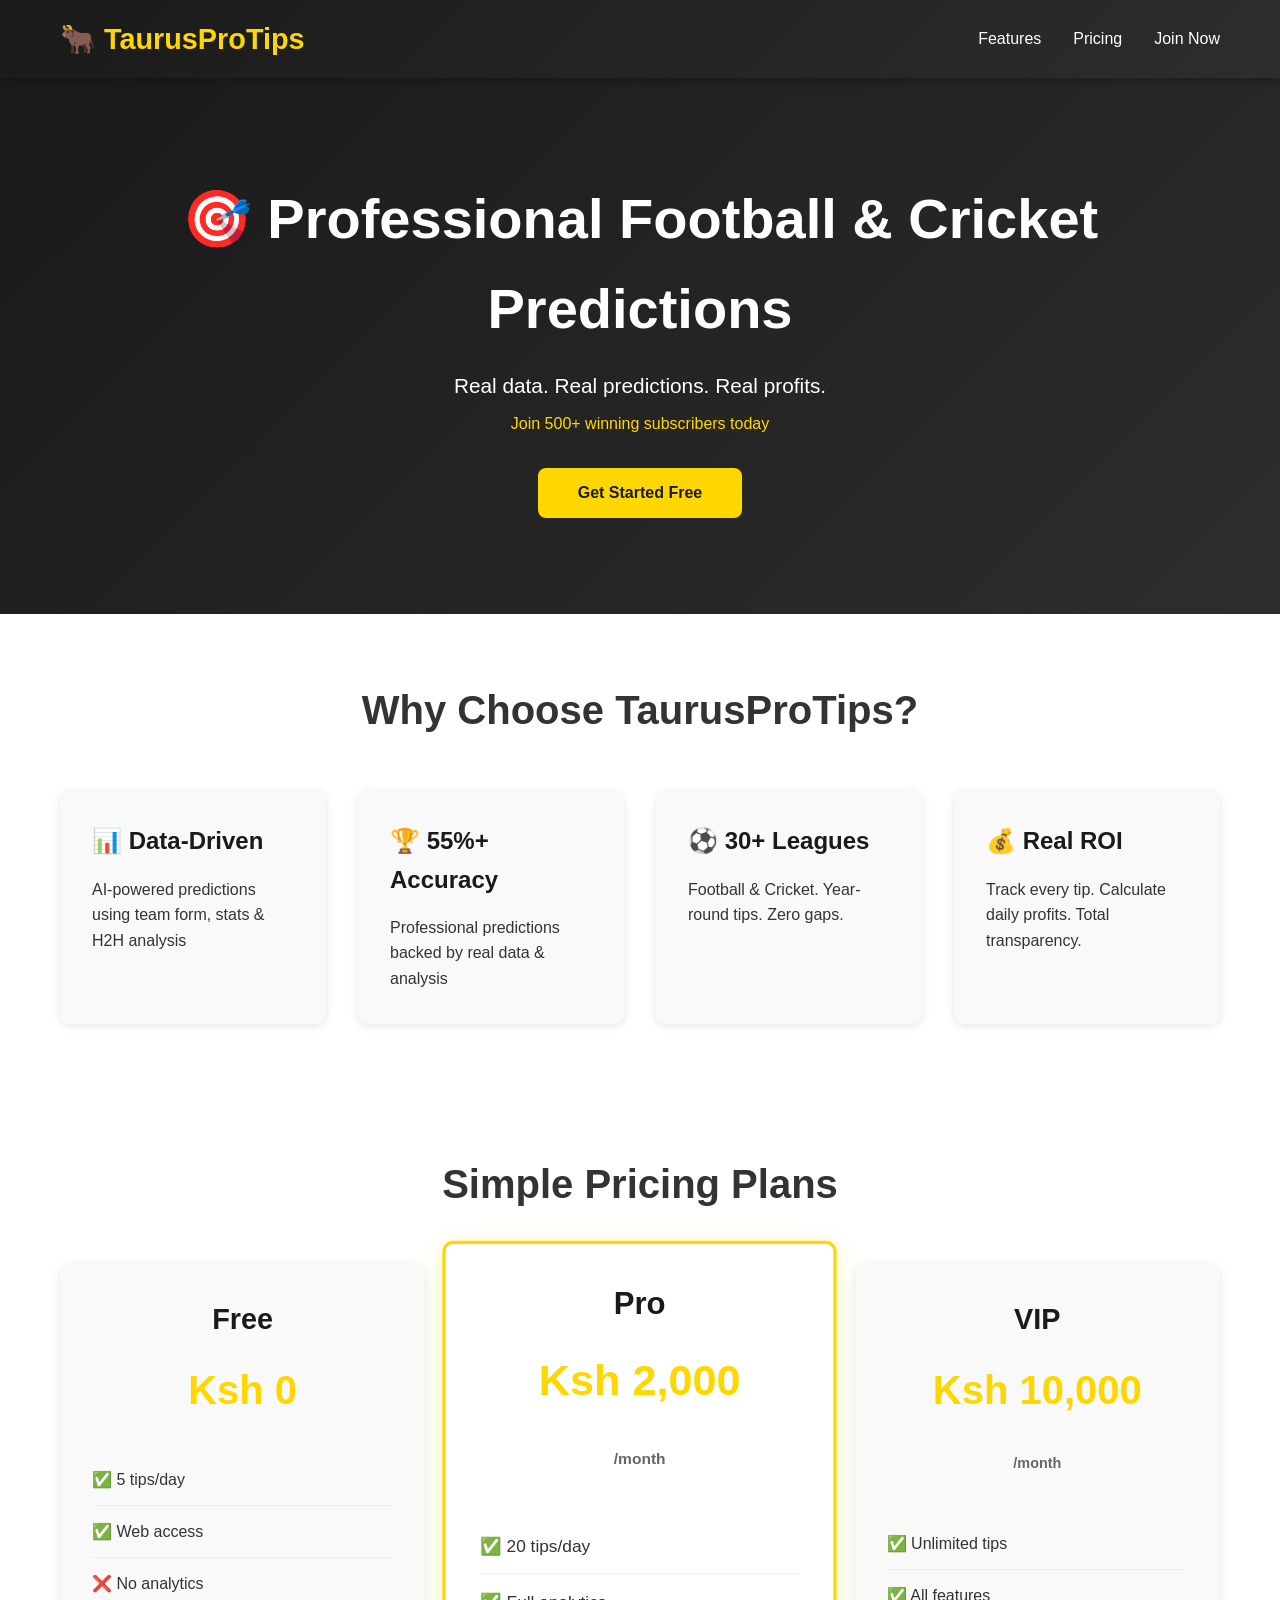
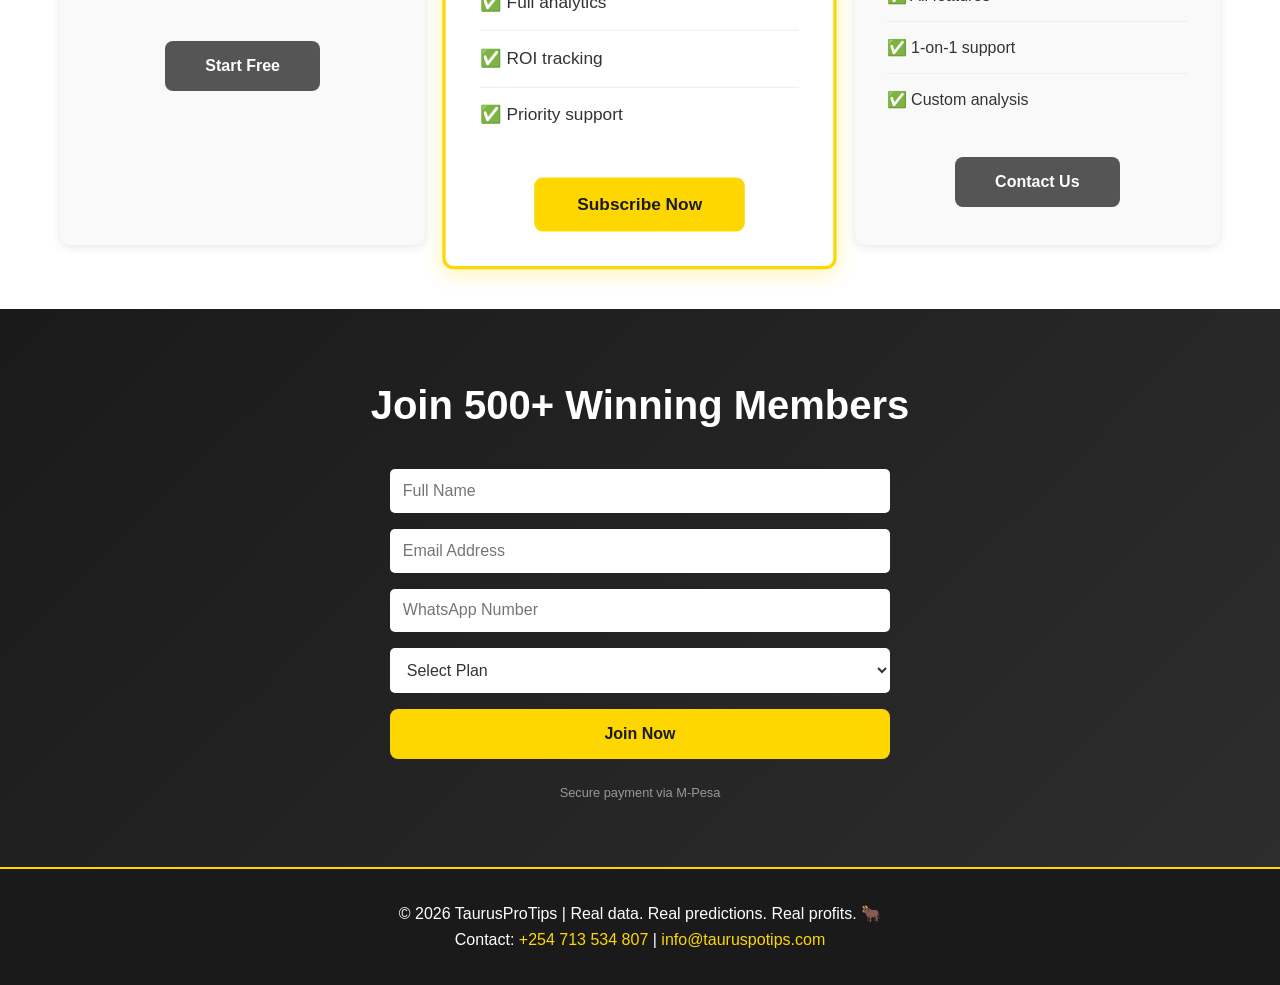
<file: index.html>
<!DOCTYPE html>
<html lang="en">
<head>
    <meta charset="UTF-8">
    <meta name="viewport" content="width=device-width, initial-scale=1.0">
    <title>TaurusProTips - Professional Betting Tips</title>
    <link rel="stylesheet" href="style.css">
</head>
<body>
    <nav class="navbar">
        <div class="container">
            <div class="logo">🐂 TaurusProTips</div>
            <ul class="nav-links">
                <li><a href="#features">Features</a></li>
                <li><a href="#pricing">Pricing</a></li>
                <li><a href="#signup">Join Now</a></li>
            </ul>
        </div>
    </nav>

    <section class="hero">
        <div class="container">
            <h1>🎯 Professional Football & Cricket Predictions</h1>
            <p>Real data. Real predictions. Real profits.</p>
            <p class="subtitle">Join 500+ winning subscribers today</p>
            <button class="btn-primary" onclick="scrollToSignup()">Get Started Free</button>
        </div>
    </section>

    <section id="features" class="features">
        <div class="container">
            <h2>Why Choose TaurusProTips?</h2>
            <div class="features-grid">
                <div class="feature-card">
                    <h3>📊 Data-Driven</h3>
                    <p>AI-powered predictions using team form, stats & H2H analysis</p>
                </div>
                <div class="feature-card">
                    <h3>🏆 55%+ Accuracy</h3>
                    <p>Professional predictions backed by real data & analysis</p>
                </div>
                <div class="feature-card">
                    <h3>⚽ 30+ Leagues</h3>
                    <p>Football & Cricket. Year-round tips. Zero gaps.</p>
                </div>
                <div class="feature-card">
                    <h3>💰 Real ROI</h3>
                    <p>Track every tip. Calculate daily profits. Total transparency.</p>
                </div>
            </div>
        </div>
    </section>

    <section id="pricing" class="pricing">
        <div class="container">
            <h2>Simple Pricing Plans</h2>
            <div class="pricing-grid">
                <div class="price-card">
                    <h3>Free</h3>
                    <p class="price">Ksh 0</p>
                    <ul>
                        <li>✅ 5 tips/day</li>
                        <li>✅ Web access</li>
                        <li>❌ No analytics</li>
                    </ul>
                    <button class="btn-secondary">Start Free</button>
                </div>
                <div class="price-card featured">
                    <h3>Pro</h3>
                    <p class="price">Ksh 2,000<br><span>/month</span></p>
                    <ul>
                        <li>✅ 20 tips/day</li>
                        <li>✅ Full analytics</li>
                        <li>✅ ROI tracking</li>
                        <li>✅ Priority support</li>
                    </ul>
                    <button class="btn-primary">Subscribe Now</button>
                </div>
                <div class="price-card">
                    <h3>VIP</h3>
                    <p class="price">Ksh 10,000<br><span>/month</span></p>
                    <ul>
                        <li>✅ Unlimited tips</li>
                        <li>✅ All features</li>
                        <li>✅ 1-on-1 support</li>
                        <li>✅ Custom analysis</li>
                    </ul>
                    <button class="btn-secondary">Contact Us</button>
                </div>
            </div>
        </div>
    </section>

    <section id="signup" class="signup">
        <div class="container">
            <h2>Join 500+ Winning Members</h2>
            <form class="signup-form" onsubmit="handleSignup(event)">
                <input type="text" placeholder="Full Name" required>
                <input type="email" placeholder="Email Address" required>
                <input type="tel" placeholder="WhatsApp Number" required>
                <select required>
                    <option value="">Select Plan</option>
                    <option value="free">Free (Ksh 0)</option>
                    <option value="pro">Pro (Ksh 2,000/month)</option>
                    <option value="vip">VIP (Ksh 10,000/month)</option>
                </select>
                <button type="submit" class="btn-primary">Join Now</button>
                <p class="disclaimer">Secure payment via M-Pesa</p>
            </form>
        </div>
    </section>

    <footer>
        <div class="container">
            <p>&copy; 2026 TaurusProTips | Real data. Real predictions. Real profits. 🐂</p>
            <p>Contact: <a href="tel:+254713534807">+254 713 534 807</a> | <a href="mailto:info@tauruspotips.com">info@tauruspotips.com</a></p>
        </div>
    </footer>

    <script src="script.js"></script>
</body>
</html>
</file>
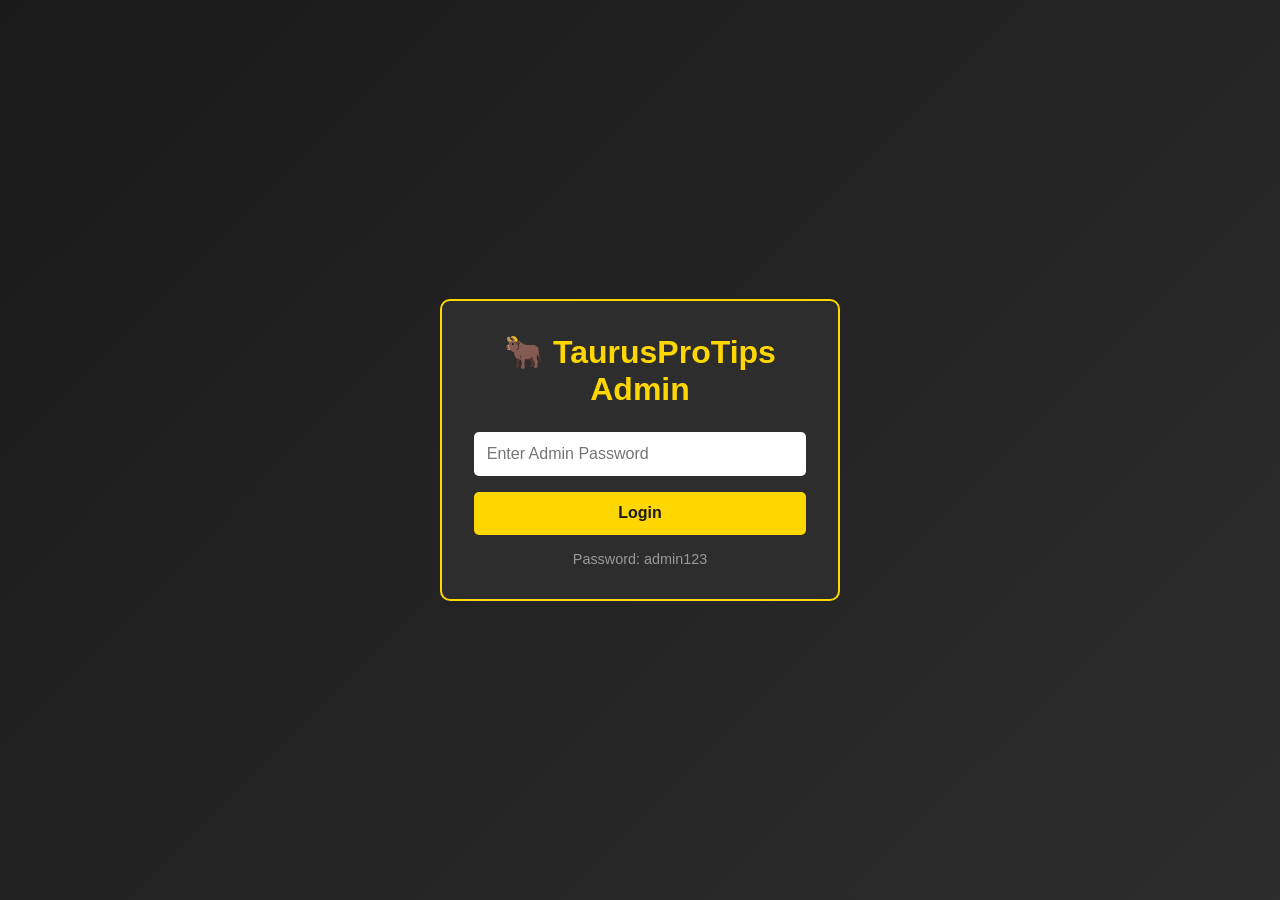
<file: admin.html>
<!DOCTYPE html>
<html lang="en">
<head>
    <meta charset="UTF-8">
    <meta name="viewport" content="width=device-width, initial-scale=1.0">
    <title>TaurusProTips - Admin Panel</title>
    <style>
        * {
            margin: 0;
            padding: 0;
            box-sizing: border-box;
        }
        
        body {
            font-family: 'Segoe UI', Tahoma, Geneva, Verdana, sans-serif;
            background: #1a1a1a;
            color: #fff;
        }
        
        .container {
            max-width: 1200px;
            margin: 0 auto;
            padding: 20px;
        }
        
        .navbar {
            background: linear-gradient(135deg, #1a1a1a 0%, #2d2d2d 100%);
            padding: 1rem 0;
            margin-bottom: 2rem;
            border-bottom: 3px solid #ffd700;
        }
        
        .navbar .container {
            display: flex;
            justify-content: space-between;
            align-items: center;
        }
        
        .logo {
            font-size: 1.8rem;
            color: #ffd700;
            font-weight: bold;
        }
        
        .logout-btn {
            background: #ffd700;
            color: #1a1a1a;
            border: none;
            padding: 0.5rem 1.5rem;
            border-radius: 5px;
            cursor: pointer;
            font-weight: bold;
        }
        
        .logout-btn:hover {
            background: #ffed4e;
        }
        
        .login-container {
            display: flex;
            justify-content: center;
            align-items: center;
            height: 100vh;
            background: linear-gradient(135deg, #1a1a1a 0%, #2d2d2d 100%);
        }
        
        .login-form {
            background: #2d2d2d;
            padding: 2rem;
            border-radius: 10px;
            border: 2px solid #ffd700;
            width: 100%;
            max-width: 400px;
            text-align: center;
        }
        
        .login-form h1 {
            color: #ffd700;
            margin-bottom: 1.5rem;
        }
        
        .login-form input {
            width: 100%;
            padding: 0.8rem;
            margin-bottom: 1rem;
            border: none;
            border-radius: 5px;
            font-size: 1rem;
        }
        
        .login-form button {
            width: 100%;
            padding: 0.8rem;
            background: #ffd700;
            color: #1a1a1a;
            border: none;
            border-radius: 5px;
            font-size: 1rem;
            font-weight: bold;
            cursor: pointer;
        }
        
        .login-form button:hover {
            background: #ffed4e;
        }
        
        .dashboard {
            display: none;
        }
        
        .dashboard.active {
            display: block;
        }
        
        .dashboard-grid {
            display: grid;
            grid-template-columns: repeat(auto-fit, minmax(250px, 1fr));
            gap: 2rem;
            margin-bottom: 2rem;
        }
        
        .stat-card {
            background: linear-gradient(135deg, #2d2d2d 0%, #3d3d3d 100%);
            padding: 2rem;
            border-radius: 10px;
            border-left: 5px solid #ffd700;
            text-align: center;
        }
        
        .stat-card h3 {
            color: #ffd700;
            font-size: 0.9rem;
            margin-bottom: 0.5rem;
        }
        
        .stat-card .value {
            font-size: 2.5rem;
            color: #fff;
            font-weight: bold;
        }
        
        .section {
            background: #2d2d2d;
            padding: 2rem;
            border-radius: 10px;
            margin-bottom: 2rem;
            border: 1px solid #444;
        }
        
        .section h2 {
            color: #ffd700;
            margin-bottom: 1.5rem;
            border-bottom: 2px solid #ffd700;
            padding-bottom: 0.5rem;
        }
        
        .form-group {
            margin-bottom: 1rem;
        }
        
        .form-group label {
            display: block;
            margin-bottom: 0.5rem;
            color: #ffd700;
            font-weight: bold;
        }
        
        .form-group input,
        .form-group textarea,
        .form-group select {
            width: 100%;
            padding: 0.8rem;
            border: 1px solid #444;
            border-radius: 5px;
            background: #1a1a1a;
            color: #fff;
            font-size: 1rem;
        }
        
        .form-group textarea {
            resize: vertical;
            min-height: 100px;
        }
        
        .btn-submit {
            background: #ffd700;
            color: #1a1a1a;
            padding: 0.8rem 2rem;
            border: none;
            border-radius: 5px;
            cursor: pointer;
            font-weight: bold;
            font-size: 1rem;
        }
        
        .btn-submit:hover {
            background: #ffed4e;
        }
        
        .subscribers-list {
            max-height: 400px;
            overflow-y: auto;
        }
        
        .subscriber-item {
            background: #1a1a1a;
            padding: 1rem;
            border-radius: 5px;
            margin-bottom: 0.5rem;
            border-left: 3px solid #ffd700;
        }
        
        .subscriber-item strong {
            color: #ffd700;
        }
        
        .error {
            color: #ff6b6b;
            font-weight: bold;
        }
        
        .success {
            color: #51cf66;
            font-weight: bold;
        }
    </style>
</head>
<body>
    <!-- LOGIN FORM -->
    <div id="loginContainer" class="login-container">
        <form class="login-form" onsubmit="handleLogin(event)">
            <h1>🐂 TaurusProTips Admin</h1>
            <input type="password" id="password" placeholder="Enter Admin Password" required>
            <button type="submit">Login</button>
            <p style="margin-top: 1rem; color: #999; font-size: 0.9rem;">Password: admin123</p>
        </form>
    </div>
    
    <!-- DASHBOARD -->
    <div id="dashboard" class="dashboard">
        <nav class="navbar">
            <div class="container">
                <div class="logo">🐂 TaurusProTips Admin</div>
                <button class="logout-btn" onclick="handleLogout()">Logout</button>
            </div>
        </nav>
        
        <div class="container">
            <!-- STATS -->
            <div class="dashboard-grid">
                <div class="stat-card">
                    <h3>Total Subscribers</h3>
                    <div class="value" id="totalSubs">0</div>
                </div>
                <div class="stat-card">
                    <h3>Total Revenue</h3>
                    <div class="value" id="totalRevenue">Ksh 0</div>
                </div>
                <div class="stat-card">
                    <h3>Paid Users</h3>
                    <div class="value" id="paidUsers">0</div>
                </div>
                <div class="stat-card">
                    <h3>Tips Posted</h3>
                    <div class="value" id="tipsPosted">0</div>
                </div>
            </div>
            
            <!-- POST TIP -->
            <div class="section">
                <h2>📝 Post Daily Tip</h2>
                <form onsubmit="handlePostTip(event)">
                    <div class="form-group">
                        <label>Match</label>
                        <input type="text" placeholder="e.g., Manchester City vs Arsenal" required>
                    </div>
                    <div class="form-group">
                        <label>League</label>
                        <input type="text" placeholder="e.g., Premier League" required>
                    </div>
                    <div class="form-group">
                        <label>Prediction</label>
                        <input type="text" placeholder="e.g., Home Win, Over 2.5 Goals" required>
                    </div>
                    <div class="form-group">
                        <label>Confidence (1-10)</label>
                        <input type="number" min="1" max="10" placeholder="8" required>
                    </div>
                    <div class="form-group">
                        <label>Odds</label>
                        <input type="number" step="0.01" placeholder="1.95" required>
                    </div>
                    <button type="submit" class="btn-submit">Post Tip</button>
                </form>
                <p id="tipMessage" style="margin-top: 1rem;"></p>
            </div>
            
            <!-- SUBSCRIBERS LIST -->
            <div class="section">
                <h2>👥 Registered Subscribers</h2>
                <div class="subscribers-list" id="subscribersList">
                    <p>No subscribers yet</p>
                </div>
            </div>
            
            <!-- RECENT TIPS -->
            <div class="section">
                <h2>🎯 Recent Tips Posted</h2>
                <div id="tipsList">
                    <p>No tips posted yet</p>
                </div>
            </div>
        </div>
    </div>
    
    <script>
        const ADMIN_PASSWORD = 'admin123';
        
        function handleLogin(event) {
            event.preventDefault();
            const password = document.getElementById('password').value;
            
            if (password === ADMIN_PASSWORD) {
                localStorage.setItem('adminLoggedIn', 'true');
                showDashboard();
            } else {
                alert('❌ Wrong password!');
            }
        }
        
        function handleLogout() {
            localStorage.removeItem('adminLoggedIn');
            location.reload();
        }
        
        function showDashboard() {
            document.getElementById('loginContainer').style.display = 'none';
            document.getElementById('dashboard').classList.add('active');
            loadDashboardData();
        }
        
        function handlePostTip(event) {
            event.preventDefault();
            const form = event.target;
            const match = form.elements[0].value;
            const league = form.elements[1].value;
            const prediction = form.elements[2].value;
            const confidence = form.elements[3].value;
            const odds = form.elements[4].value;
            
            const tip = {
                match: match,
                league: league,
                prediction: prediction,
                confidence: confidence,
                odds: odds,
                date: new Date().toLocaleDateString(),
                time: new Date().toLocaleTimeString()
            };
            
            let tips = JSON.parse(localStorage.getItem('taurustips_posted')) || [];
            tips.unshift(tip);
            localStorage.setItem('taurustips_posted', JSON.stringify(tips));
            
            document.getElementById('tipMessage').innerHTML = '✅ <span class="success">Tip posted successfully!</span>';
            form.reset();
            setTimeout(() => {
                document.getElementById('tipMessage').innerHTML = '';
                loadDashboardData();
            }, 2000);
        }
        
        function loadDashboardData() {
            // Load subscribers
            const users = JSON.parse(localStorage.getItem('taurustips_users')) || [];
            document.getElementById('totalSubs').textContent = users.length;
            
            // Calculate revenue
            const paidUsers = users.filter(u => u.plan !== 'free');
            let revenue = 0;
            paidUsers.forEach(u => {
                if (u.plan === 'pro') revenue += 2000;
                if (u.plan === 'vip') revenue += 10000;
            });
            document.getElementById('totalRevenue').textContent = 'Ksh ' + revenue.toLocaleString();
            document.getElementById('paidUsers').textContent = paidUsers.length;
            
            // Load tips
            const tips = JSON.parse(localStorage.getItem('taurustips_posted')) || [];
            document.getElementById('tipsPosted').textContent = tips.length;
            
            // Display subscribers
            const subsList = document.getElementById('subscribersList');
            if (users.length > 0) {
                subsList.innerHTML = users.map(u => `
                    <div class="subscriber-item">
                        <strong>${u.name}</strong><br>
                        📧 ${u.email}<br>
                        📱 ${u.phone}<br>
                        💰 Plan: ${u.plan.toUpperCase()}
                    </div>
                `).join('');
            }
            
            // Display recent tips
            const tipsList = document.getElementById('tipsList');
            if (tips.length > 0) {
                tipsList.innerHTML = tips.map(t => `
                    <div class="subscriber-item">
                        <strong>${t.match}</strong><br>
                        🏆 ${t.league} | 🎯 ${t.prediction}<br>
                        💪 Confidence: ${t.confidence}/10 | 💵 Odds: ${t.odds}<br>
                        📅 ${t.date} ${t.time}
                    </div>
                `).join('');
            }
        }
        
        // Check if already logged in
        window.addEventListener('load', function() {
            if (localStorage.getItem('adminLoggedIn') === 'true') {
                showDashboard();
            }
        });
    </script>
</body>
</html>
</file>
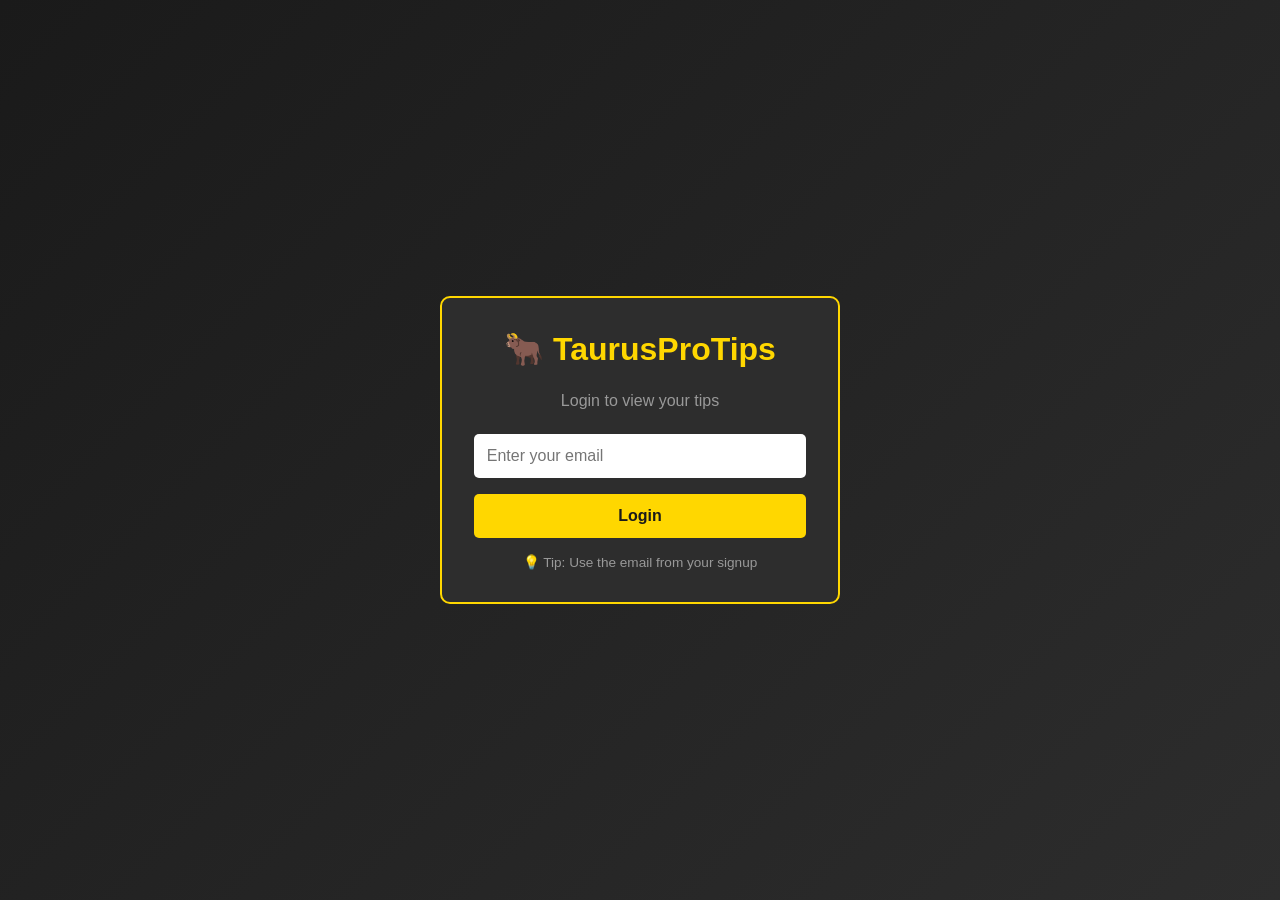
<file: subscriber.html>
<!DOCTYPE html>
<html lang="en">
<head>
    <meta charset="UTF-8">
    <meta name="viewport" content="width=device-width, initial-scale=1.0">
    <title>TaurusProTips - Subscriber Dashboard</title>
    <style>
        * {
            margin: 0;
            padding: 0;
            box-sizing: border-box;
        }
        
        body {
            font-family: 'Segoe UI', Tahoma, Geneva, Verdana, sans-serif;
            background: #1a1a1a;
            color: #fff;
        }
        
        .container {
            max-width: 1200px;
            margin: 0 auto;
            padding: 20px;
        }
        
        .navbar {
            background: linear-gradient(135deg, #1a1a1a 0%, #2d2d2d 100%);
            padding: 1rem 0;
            margin-bottom: 2rem;
            border-bottom: 3px solid #ffd700;
        }
        
        .navbar .container {
            display: flex;
            justify-content: space-between;
            align-items: center;
        }
        
        .logo {
            font-size: 1.8rem;
            color: #ffd700;
            font-weight: bold;
        }
        
        .user-info {
            display: flex;
            gap: 1rem;
            align-items: center;
        }
        
        .user-badge {
            background: #ffd700;
            color: #1a1a1a;
            padding: 0.5rem 1rem;
            border-radius: 20px;
            font-weight: bold;
            font-size: 0.9rem;
        }
        
        .logout-btn {
            background: #ff6b6b;
            color: white;
            border: none;
            padding: 0.5rem 1rem;
            border-radius: 5px;
            cursor: pointer;
            font-weight: bold;
        }
        
        .logout-btn:hover {
            background: #ff5252;
        }
        
        .login-container {
            display: flex;
            justify-content: center;
            align-items: center;
            height: 100vh;
            background: linear-gradient(135deg, #1a1a1a 0%, #2d2d2d 100%);
        }
        
        .login-form {
            background: #2d2d2d;
            padding: 2rem;
            border-radius: 10px;
            border: 2px solid #ffd700;
            width: 100%;
            max-width: 400px;
            text-align: center;
        }
        
        .login-form h1 {
            color: #ffd700;
            margin-bottom: 1.5rem;
        }
        
        .login-form input {
            width: 100%;
            padding: 0.8rem;
            margin-bottom: 1rem;
            border: none;
            border-radius: 5px;
            font-size: 1rem;
        }
        
        .login-form button {
            width: 100%;
            padding: 0.8rem;
            background: #ffd700;
            color: #1a1a1a;
            border: none;
            border-radius: 5px;
            font-size: 1rem;
            font-weight: bold;
            cursor: pointer;
        }
        
        .login-form button:hover {
            background: #ffed4e;
        }
        
        .dashboard {
            display: none;
        }
        
        .dashboard.active {
            display: block;
        }
        
        .welcome-section {
            background: linear-gradient(135deg, #2d2d2d 0%, #3d3d3d 100%);
            padding: 2rem;
            border-radius: 10px;
            border-left: 5px solid #ffd700;
            margin-bottom: 2rem;
        }
        
        .welcome-section h2 {
            color: #ffd700;
            margin-bottom: 0.5rem;
        }
        
        .stats-grid {
            display: grid;
            grid-template-columns: repeat(auto-fit, minmax(200px, 1fr));
            gap: 1.5rem;
            margin-bottom: 2rem;
        }
        
        .stat-card {
            background: linear-gradient(135deg, #2d2d2d 0%, #3d3d3d 100%);
            padding: 1.5rem;
            border-radius: 10px;
            border-left: 5px solid #ffd700;
            text-align: center;
        }
        
        .stat-card h4 {
            color: #ffd700;
            font-size: 0.9rem;
            margin-bottom: 0.5rem;
        }
        
        .stat-card .value {
            font-size: 2rem;
            color: #fff;
            font-weight: bold;
        }
        
        .section {
            background: #2d2d2d;
            padding: 2rem;
            border-radius: 10px;
            margin-bottom: 2rem;
            border: 1px solid #444;
        }
        
        .section h3 {
            color: #ffd700;
            margin-bottom: 1.5rem;
            border-bottom: 2px solid #ffd700;
            padding-bottom: 0.5rem;
        }
        
        .tip-card {
            background: #1a1a1a;
            padding: 1.5rem;
            border-radius: 8px;
            margin-bottom: 1rem;
            border-left: 4px solid #ffd700;
        }
        
        .tip-card .match {
            font-size: 1.2rem;
            font-weight: bold;
            color: #ffd700;
            margin-bottom: 0.5rem;
        }
        
        .tip-card .details {
            color: #ccc;
            font-size: 0.9rem;
            margin-bottom: 0.5rem;
        }
        
        .tip-card .prediction {
            background: #ffd700;
            color: #1a1a1a;
            padding: 0.5rem 1rem;
            border-radius: 5px;
            display: inline-block;
            font-weight: bold;
        }
        
        .tip-card .confidence {
            float: right;
            background: #444;
            padding: 0.5rem 1rem;
            border-radius: 5px;
            color: #ffd700;
            font-weight: bold;
        }
        
        .no-tips {
            text-align: center;
            color: #999;
            padding: 2rem;
        }
        
        .premium-badge {
            background: #ffd700;
            color: #1a1a1a;
            padding: 0.3rem 0.8rem;
            border-radius: 15px;
            font-size: 0.8rem;
            font-weight: bold;
            display: inline-block;
            margin-top: 0.5rem;
        }
    </style>
</head>
<body>
    <!-- LOGIN FORM -->
    <div id="loginContainer" class="login-container">
        <form class="login-form" onsubmit="handleLogin(event)">
            <h1>🐂 TaurusProTips</h1>
            <p style="color: #999; margin-bottom: 1.5rem;">Login to view your tips</p>
            <input type="email" id="loginEmail" placeholder="Enter your email" required>
            <button type="submit">Login</button>
            <p style="margin-top: 1rem; color: #999; font-size: 0.85rem;">
                💡 Tip: Use the email from your signup
            </p>
        </form>
    </div>
    
    <!-- DASHBOARD -->
    <div id="dashboard" class="dashboard">
        <nav class="navbar">
            <div class="container">
                <div class="logo">🐂 TaurusProTips</div>
                <div class="user-info">
                    <div>
                        <span id="userName" style="margin-right: 1rem;"></span>
                        <span class="user-badge" id="userPlan">FREE</span>
                    </div>
                    <button class="logout-btn" onclick="handleLogout()">Logout</button>
                </div>
            </div>
        </nav>
        
        <div class="container">
            <!-- WELCOME -->
            <div class="welcome-section">
                <h2>Welcome back, <span id="welcomeName">Subscriber</span>! 🎯</h2>
                <p>Here are your daily professional football & cricket predictions</p>
            </div>
            
            <!-- STATS -->
            <div class="stats-grid">
                <div class="stat-card">
                    <h4>Tips Available</h4>
                    <div class="value" id="tipsCount">0</div>
                </div>
                <div class="stat-card">
                    <h4>Your Win Rate</h4>
                    <div class="value" id="winRate">-</div>
                </div>
                <div class="stat-card">
                    <h4>ROI</h4>
                    <div class="value" id="roi">-</div>
                </div>
                <div class="stat-card">
                    <h4>Member Since</h4>
                    <div class="value" id="joinDate" style="font-size: 1rem;">-</div>
                </div>
            </div>
            
            <!-- DAILY TIPS -->
            <div class="section">
                <h3>📊 Today's Tips</h3>
                <div id="tipsList">
                    <div class="no-tips">
                        No tips posted yet. Check back soon! ⏳
                    </div>
                </div>
            </div>
            
            <!-- SUBSCRIPTION INFO -->
            <div class="section">
                <h3>💳 Your Subscription</h3>
                <div id="subscriptionInfo">
                    <p>Loading...</p>
                </div>
            </div>
        </div>
    </div>
    
    <script>
        function handleLogin(event) {
            event.preventDefault();
            const email = document.getElementById('loginEmail').value;
            
            // Find user in subscribers list
            const users = JSON.parse(localStorage.getItem('taurustips_users')) || [];
            const user = users.find(u => u.email === email);
            
            if (user) {
                localStorage.setItem('subscriberLoggedIn', JSON.stringify(user));
                showDashboard();
            } else {
                alert('❌ Email not found! Please check your email or signup first.');
            }
        }
        
        function handleLogout() {
            localStorage.removeItem('subscriberLoggedIn');
            location.reload();
        }
        
        function showDashboard() {
            document.getElementById('loginContainer').style.display = 'none';
            document.getElementById('dashboard').classList.add('active');
            loadDashboardData();
        }
        
        function loadDashboardData() {
            const user = JSON.parse(localStorage.getItem('subscriberLoggedIn'));
            
            if (!user) return;
            
            // Load user info
            const firstName = user.name.split(' ')[0];
            document.getElementById('welcomeName').textContent = firstName;
            document.getElementById('userName').textContent = user.name;
            document.getElementById('userPlan').textContent = user.plan.toUpperCase();
            document.getElementById('joinDate').textContent = user.date || 'Today';
            
            // Load tips
            const tips = JSON.parse(localStorage.getItem('taurustips_posted')) || [];
            document.getElementById('tipsCount').textContent = tips.length;
            
            const tipsList = document.getElementById('tipsList');
            if (tips.length > 0) {
                tipsList.innerHTML = tips.map((tip, index) => `
                    <div class="tip-card">
                        <div class="match">${tip.match}</div>
                        <div class="details">
                            🏆 ${tip.league} | 💵 Odds: ${tip.odds}
                        </div>
                        <div class="prediction">${tip.prediction}</div>
                        <div class="confidence">Confidence: ${tip.confidence}/10</div>
                        <div style="clear: both; margin-top: 0.5rem; color: #999; font-size: 0.85rem;">
                            📅 ${tip.date}
                        </div>
                    </div>
                `).join('');
            } else {
                tipsList.innerHTML = '<div class="no-tips">No tips posted yet. Check back soon! ⏳</div>';
            }
            
            // Load subscription info
            const subInfo = document.getElementById('subscriptionInfo');
            const planInfo = {
                free: { tips: '5 tips/day', features: 'Basic access' },
                pro: { tips: '20 tips/day', features: 'Full analytics + ROI tracking' },
                vip: { tips: 'Unlimited', features: 'All features + 1-on-1 support' }
            };
            
            const info = planInfo[user.plan] || planInfo.free;
            subInfo.innerHTML = `
                <p><strong>Plan:</strong> ${user.plan.toUpperCase()}</p>
                <p><strong>Daily Tips:</strong> ${info.tips}</p>
                <p><strong>Features:</strong> ${info.features}</p>
                <p><strong>Joined:</strong> ${user.date || 'Today'}</p>
                <p style="margin-top: 1rem; color: #ffd700; font-weight: bold;">
                    ✅ Your subscription is active!
                </p>
            `;
        }
        
        // Check if logged in on load
        window.addEventListener('load', function() {
            const user = localStorage.getItem('subscriberLoggedIn');
            if (user) {
                showDashboard();
            }
        });
    </script>
</body>
</html>
</file>
<file: style.css>
* {
    margin: 0;
    padding: 0;
    box-sizing: border-box;
}

body {
    font-family: 'Segoe UI', Tahoma, Geneva, Verdana, sans-serif;
    line-height: 1.6;
    color: #333;
    background: #f4f4f4;
}

.container {
    max-width: 1200px;
    margin: 0 auto;
    padding: 0 20px;
}

/* NAVBAR */
.navbar {
    background: linear-gradient(135deg, #1a1a1a 0%, #2d2d2d 100%);
    color: white;
    padding: 1rem 0;
    position: sticky;
    top: 0;
    z-index: 100;
    box-shadow: 0 2px 10px rgba(0,0,0,0.3);
}

.navbar .container {
    display: flex;
    justify-content: space-between;
    align-items: center;
}

.logo {
    font-size: 1.8rem;
    font-weight: bold;
    color: #ffd700;
}

.nav-links {
    display: flex;
    list-style: none;
    gap: 2rem;
}

.nav-links a {
    color: white;
    text-decoration: none;
    transition: color 0.3s;
}

.nav-links a:hover {
    color: #ffd700;
}

/* HERO */
.hero {
    background: linear-gradient(135deg, #1a1a1a 0%, #2d2d2d 100%);
    color: white;
    padding: 6rem 0;
    text-align: center;
}

.hero h1 {
    font-size: 3.5rem;
    margin-bottom: 1rem;
    animation: slideDown 0.8s ease;
}

.hero p {
    font-size: 1.3rem;
    margin-bottom: 0.5rem;
}

.hero .subtitle {
    font-size: 1rem;
    color: #ffd700;
    margin-bottom: 2rem;
}

/* BUTTONS */
.btn-primary, .btn-secondary {
    padding: 1rem 2.5rem;
    font-size: 1rem;
    border: none;
    border-radius: 8px;
    cursor: pointer;
    transition: all 0.3s;
    font-weight: bold;
}

.btn-primary {
    background: #ffd700;
    color: #1a1a1a;
}

.btn-primary:hover {
    background: #ffed4e;
    transform: scale(1.05);
}

.btn-secondary {
    background: #555;
    color: white;
}

.btn-secondary:hover {
    background: #777;
}

/* FEATURES */
.features {
    padding: 4rem 0;
    background: white;
}

.features h2 {
    text-align: center;
    font-size: 2.5rem;
    margin-bottom: 3rem;
}

.features-grid {
    display: grid;
    grid-template-columns: repeat(auto-fit, minmax(250px, 1fr));
    gap: 2rem;
}

.feature-card {
    background: #f9f9f9;
    padding: 2rem;
    border-radius: 10px;
    box-shadow: 0 2px 8px rgba(0,0,0,0.1);
    transition: transform 0.3s;
}

.feature-card:hover {
    transform: translateY(-5px);
}

.feature-card h3 {
    font-size: 1.5rem;
    margin-bottom: 1rem;
    color: #1a1a1a;
}

/* PRICING */
.pricing {
    padding: 4rem 0;
    background: white;
}

.pricing h2 {
    text-align: center;
    font-size: 2.5rem;
    margin-bottom: 3rem;
}

.pricing-grid {
    display: grid;
    grid-template-columns: repeat(auto-fit, minmax(280px, 1fr));
    gap: 2rem;
}

.price-card {
    background: #f9f9f9;
    padding: 2rem;
    border-radius: 10px;
    box-shadow: 0 2px 10px rgba(0,0,0,0.1);
    text-align: center;
    transition: transform 0.3s;
}

.price-card.featured {
    background: white;
    transform: scale(1.08);
    border: 3px solid #ffd700;
    box-shadow: 0 4px 20px rgba(255,215,0,0.3);
}

.price-card:hover {
    transform: translateY(-5px);
}

.price-card h3 {
    font-size: 1.8rem;
    margin-bottom: 1rem;
    color: #1a1a1a;
}

.price {
    font-size: 2.5rem;
    color: #ffd700;
    margin-bottom: 1rem;
    font-weight: bold;
}

.price span {
    font-size: 0.9rem;
    color: #666;
}

.price-card ul {
    list-style: none;
    margin: 2rem 0;
    text-align: left;
}

.price-card li {
    padding: 0.8rem 0;
    border-bottom: 1px solid #eee;
}

.price-card li:last-child {
    border-bottom: none;
}

/* SIGNUP */
.signup {
    background: linear-gradient(135deg, #1a1a1a 0%, #2d2d2d 100%);
    color: white;
    padding: 4rem 0;
    text-align: center;
}

.signup h2 {
    font-size: 2.5rem;
    margin-bottom: 2rem;
}

.signup-form {
    max-width: 500px;
    margin: 0 auto;
    display: flex;
    flex-direction: column;
    gap: 1rem;
}

.signup-form input,
.signup-form select {
    padding: 0.8rem;
    border: none;
    border-radius: 5px;
    font-size: 1rem;
    background: white;
    color: #333;
}

.signup-form input:focus,
.signup-form select:focus {
    outline: 2px solid #ffd700;
}

.disclaimer {
    font-size: 0.8rem;
    color: #999;
    margin-top: 0.5rem;
}

/* FOOTER */
footer {
    background: #1a1a1a;
    color: white;
    text-align: center;
    padding: 2rem 0;
    border-top: 2px solid #ffd700;
}

footer a {
    color: #ffd700;
    text-decoration: none;
}

footer a:hover {
    text-decoration: underline;
}

/* ANIMATIONS */
@keyframes slideDown {
    from {
        opacity: 0;
        transform: translateY(-30px);
    }
    to {
        opacity: 1;
        transform: translateY(0);
    }
}

/* RESPONSIVE */
@media (max-width: 768px) {
    .hero h1 {
        font-size: 2rem;
    }
    
    .nav-links {
        gap: 1rem;
        font-size: 0.9rem;
    }
    
    .price-card.featured {
        transform: scale(1);
    }
    
    .btn-primary, .btn-secondary {
        padding: 0.8rem 1.5rem;
        font-size: 0.9rem;
    }
}
</file>
